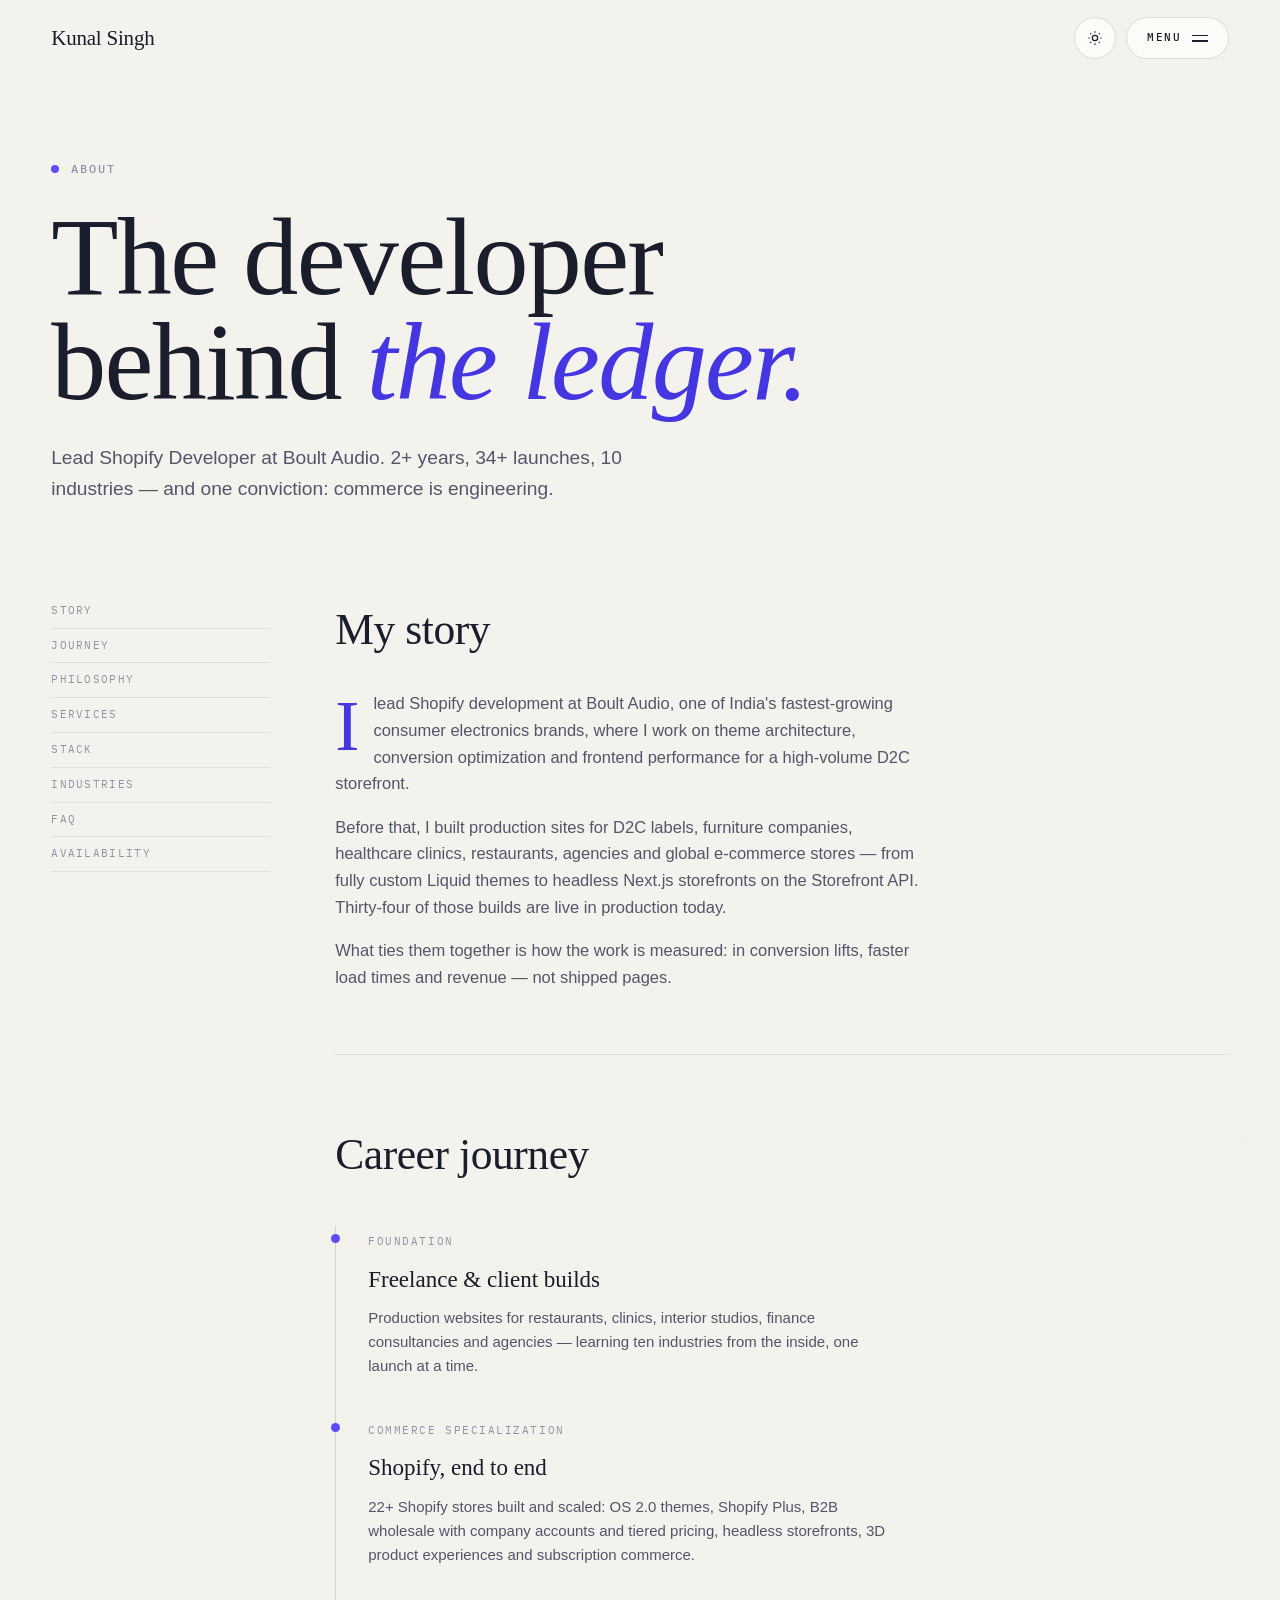
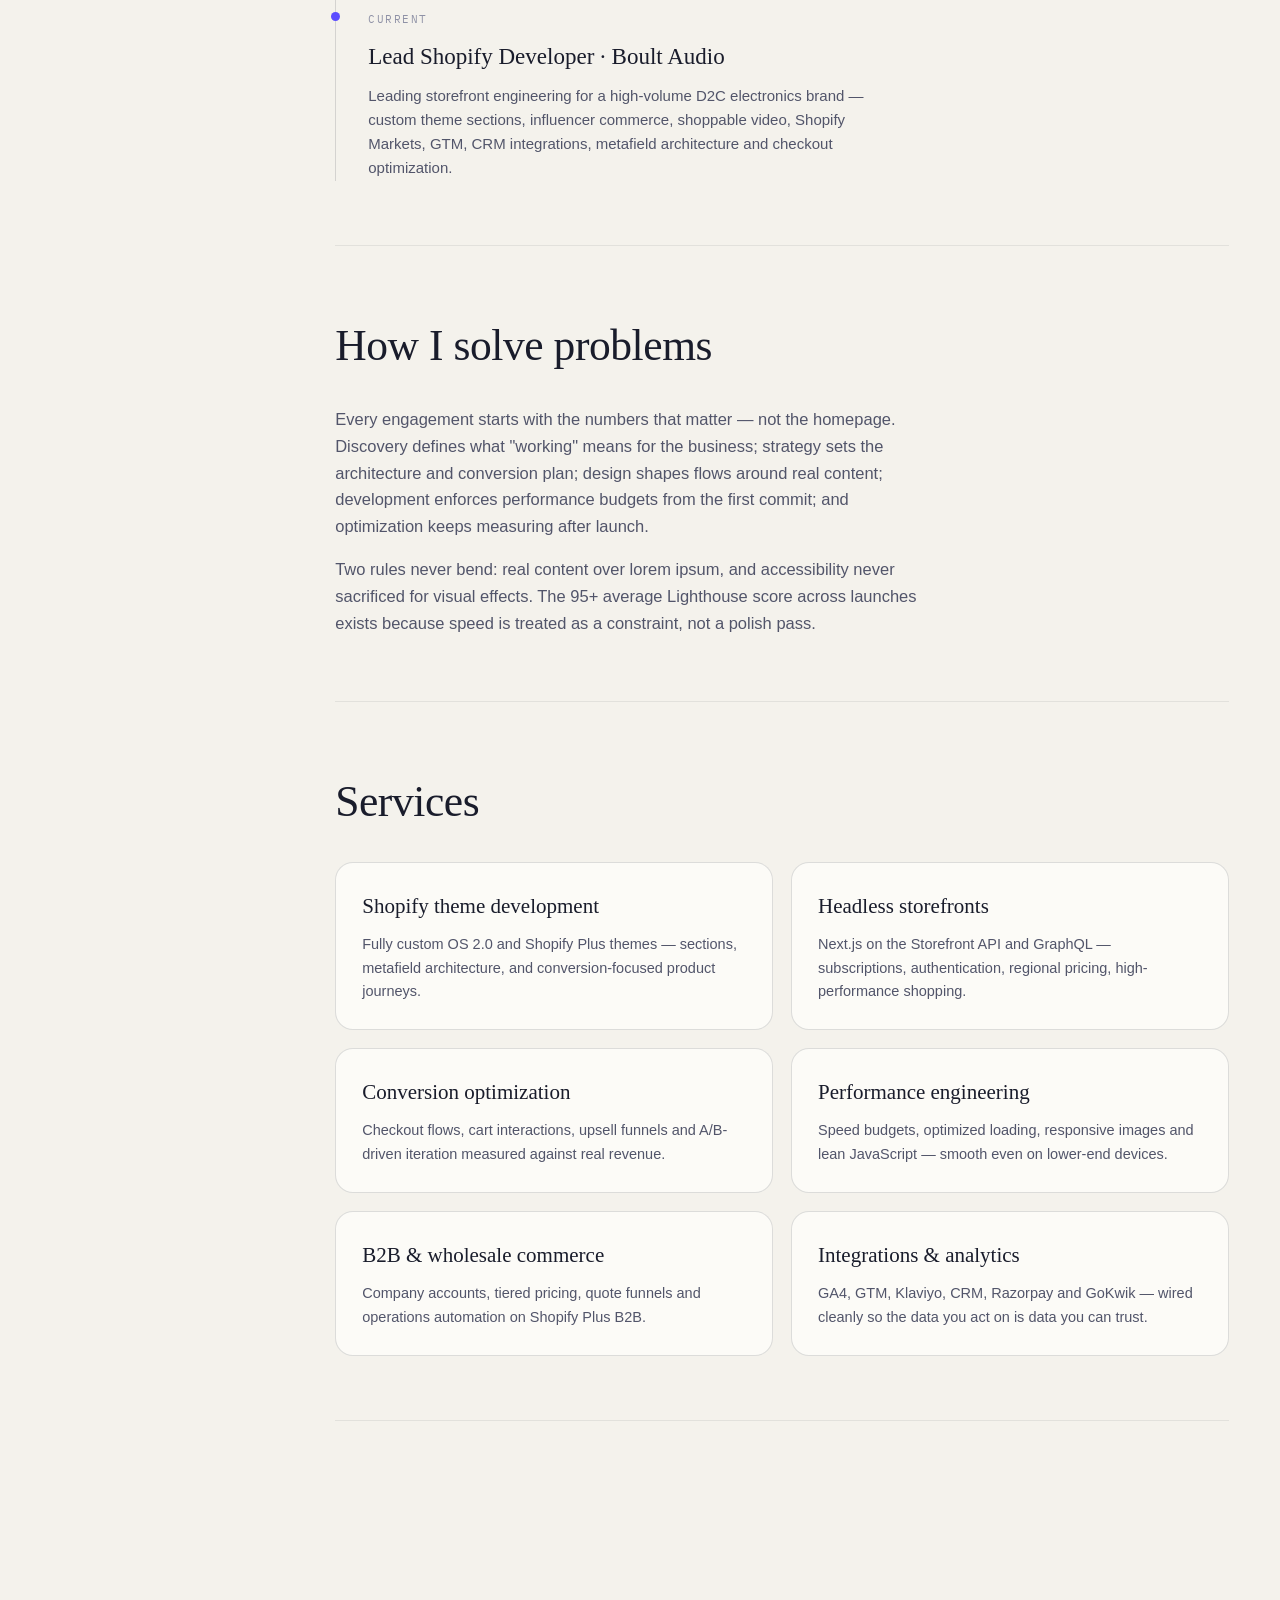
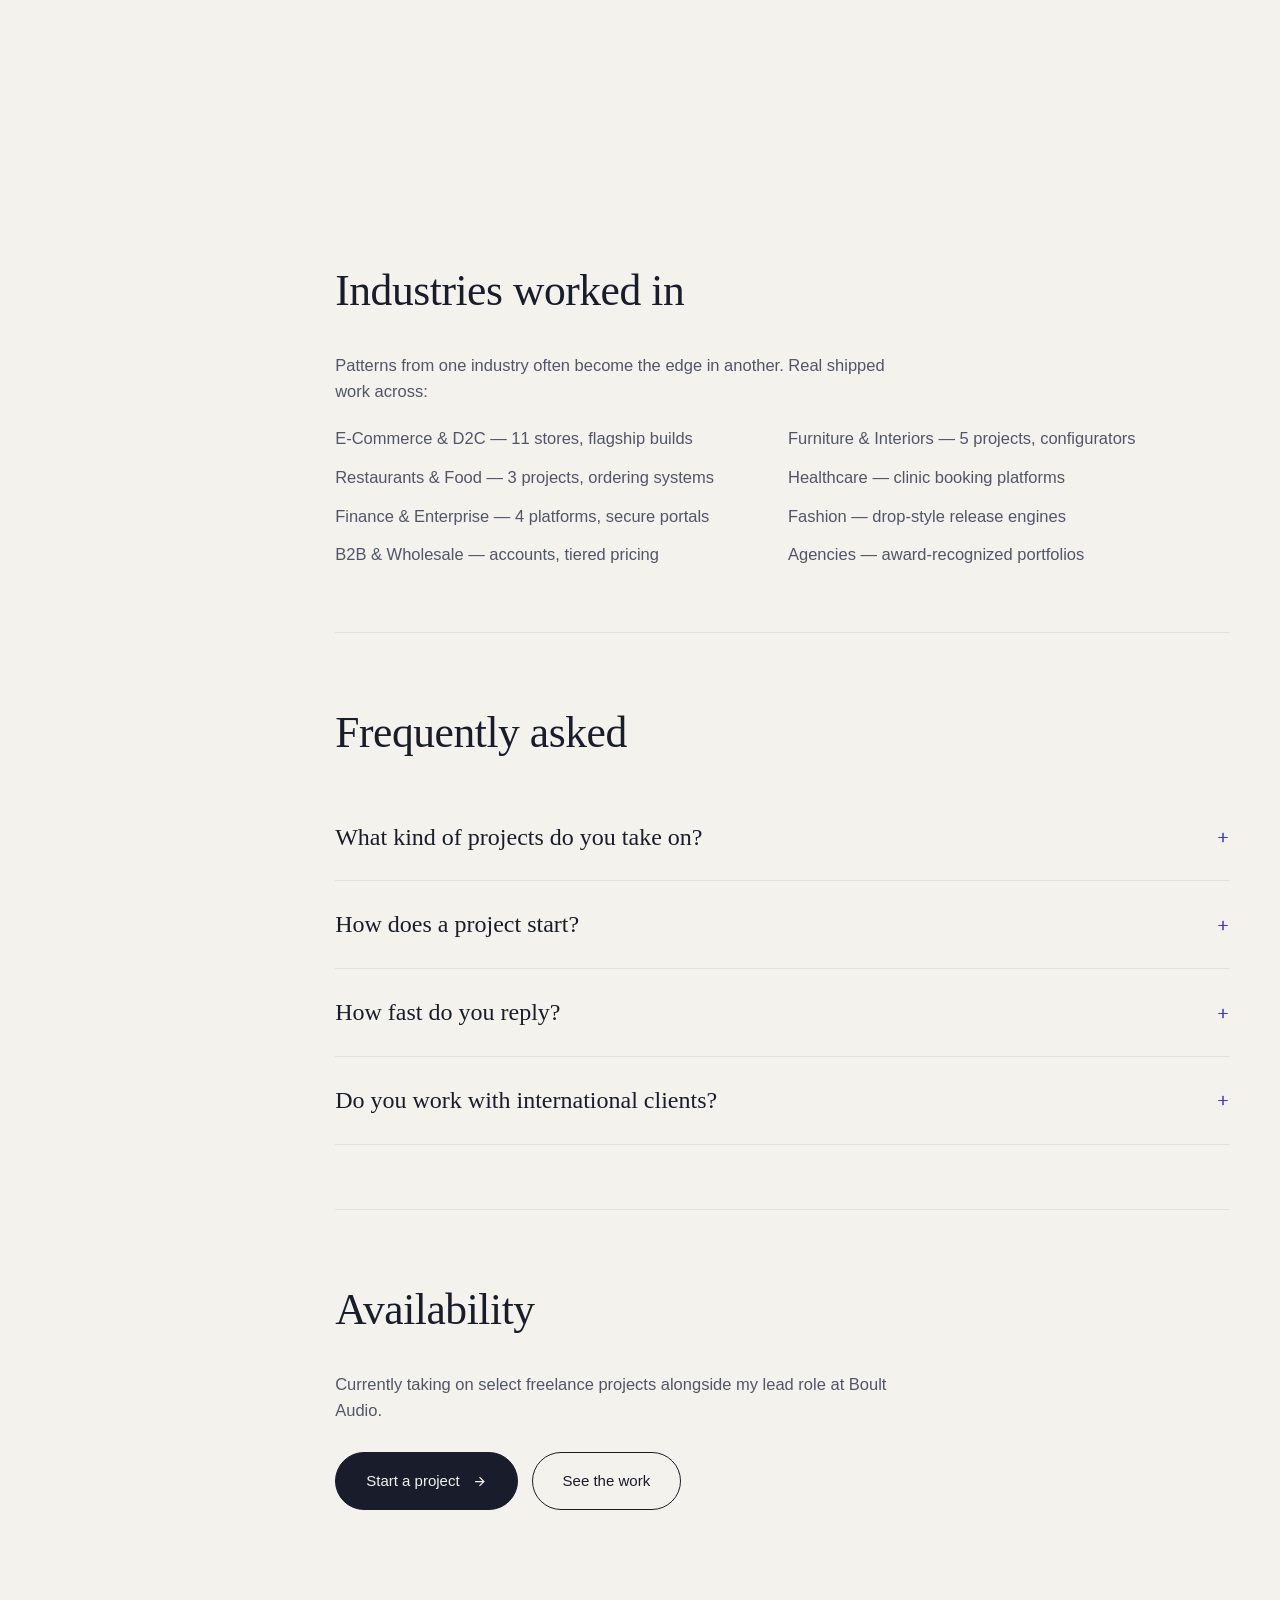
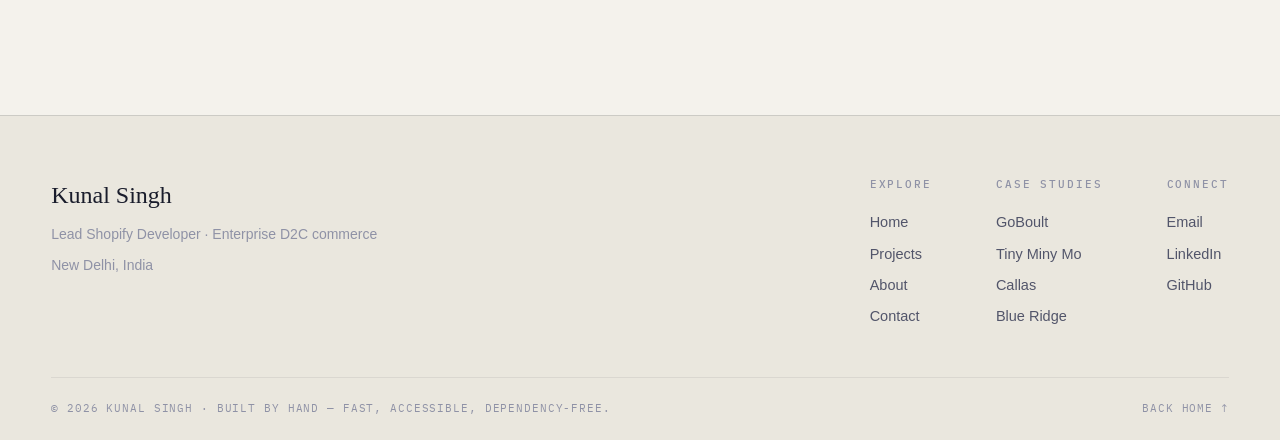
<file: kunal-portfolio/about.html>
<!DOCTYPE html>
<html lang="en">
<head>
<meta charset="UTF-8">
<meta name="viewport" content="width=device-width, initial-scale=1.0">
<title>About — Kunal Singh</title>
<link rel="icon" type="image/png" sizes="64x64" href="assets/favicon.png">
<meta name="description" content="The story, process and stack behind 34+ production launches. Kunal Singh — Lead Shopify Developer at Boult Audio, New Delhi.">
<link rel="preconnect" href="https://api.fontshare.com" crossorigin>
<link rel="preconnect" href="https://fonts.gstatic.com" crossorigin>
<link href="https://api.fontshare.com/v2/css?f[]=zodiak@400,401,700&f[]=general-sans@400,500,600&display=swap" rel="stylesheet">
<link href="https://fonts.googleapis.com/css2?family=IBM+Plex+Mono:wght@400;500&display=swap" rel="stylesheet">
<link rel="stylesheet" href="assets/style.css">
</head>
<body>

<header class="bar">
  <div class="bar-in">
    <a href="index.html" class="wordmark">Kunal Singh</a>
    <div class="bar-right">
      <button class="theme-btn" data-theme-toggle aria-label="Switch color theme">
        <svg width="16" height="16" viewBox="0 0 24 24" fill="none" stroke="currentColor" stroke-width="1.8"><circle cx="12" cy="12" r="4"/><path d="M12 2v2M12 20v2M4.9 4.9l1.4 1.4M17.7 17.7l1.4 1.4M2 12h2M20 12h2M4.9 19.1l1.4-1.4M17.7 6.3l1.4-1.4"/></svg>
      </button>
      <button class="menu-btn" data-menu aria-expanded="false" aria-controls="overlay">
        <span>Menu</span><span class="lines" aria-hidden="true"><b></b><b></b></span>
      </button>
    </div>
  </div>
</header>

<nav class="overlay" id="overlay" aria-label="Site">
  <div class="ov-in">
    <div class="ov-links">
      <a href="index.html"><sup>01</sup>Home</a>
      <a href="projects.html"><sup>02</sup>Projects</a>
      <a href="about.html"><sup>03</sup>About</a>
      <a href="contact.html"><sup>04</sup>Contact</a>
    </div>
    <div class="ov-side">
      <div><h5>Write</h5><a href="mailto:kunallsinghworks@gmail.com">kunallsinghworks@gmail.com</a></div>
      <div><h5>Elsewhere</h5><a href="https://www.linkedin.com/in/kunal2507/" target="_blank" rel="noopener">LinkedIn</a><a href="https://github.com" target="_blank" rel="noopener">GitHub</a></div>
      <div><h5>Status</h5><a href="contact.html">Available for select projects</a></div>
    </div>
  </div>
</nav>

<main>
  <header class="art-head">
    <div class="wrap">
      <span class="k">About</span>
      <h1 class="h-xl">The developer behind <em class="em">the ledger.</em></h1>
      <p class="lede">Lead Shopify Developer at Boult Audio. 2+ years, 34+ launches, 10 industries — and one conviction: commerce is engineering.</p>
    </div>
  </header>

  <div class="wrap article sect" style="padding-top:0">
    <aside aria-label="On this page">
      <a href="#story">Story</a>
      <a href="#journey">Journey</a>
      <a href="#philosophy">Philosophy</a>
      <a href="#services">Services</a>
      <a href="#stack">Stack</a>
      <a href="#industries">Industries</a>
      <a href="#faq">FAQ</a>
      <a href="#availability">Availability</a>
    </aside>

    <div class="article-body">
      <section id="story" class="rv">
        <h2>My story</h2>
        <p class="dropcap">I lead Shopify development at Boult Audio, one of India's fastest-growing consumer electronics brands, where I work on theme architecture, conversion optimization and frontend performance for a high-volume D2C storefront.</p>
        <p>Before that, I built production sites for D2C labels, furniture companies, healthcare clinics, restaurants, agencies and global e-commerce stores — from fully custom Liquid themes to headless Next.js storefronts on the Storefront API. Thirty-four of those builds are live in production today.</p>
        <p>What ties them together is how the work is measured: in conversion lifts, faster load times and revenue — not shipped pages.</p>
      </section>

      <section id="journey" class="rv">
        <h2>Career journey</h2>
        <div class="tline">
          <div class="tl">
            <em>Foundation</em>
            <h4>Freelance &amp; client builds</h4>
            <p>Production websites for restaurants, clinics, interior studios, finance consultancies and agencies — learning ten industries from the inside, one launch at a time.</p>
          </div>
          <div class="tl">
            <em>Commerce specialization</em>
            <h4>Shopify, end to end</h4>
            <p>22+ Shopify stores built and scaled: OS 2.0 themes, Shopify Plus, B2B wholesale with company accounts and tiered pricing, headless storefronts, 3D product experiences and subscription commerce.</p>
          </div>
          <div class="tl">
            <em>Current</em>
            <h4>Lead Shopify Developer · Boult Audio</h4>
            <p>Leading storefront engineering for a high-volume D2C electronics brand — custom theme sections, influencer commerce, shoppable video, Shopify Markets, GTM, CRM integrations, metafield architecture and checkout optimization.</p>
          </div>
        </div>
      </section>

      <section id="philosophy" class="rv">
        <h2>How I solve problems</h2>
        <p>Every engagement starts with the numbers that matter — not the homepage. Discovery defines what "working" means for the business; strategy sets the architecture and conversion plan; design shapes flows around real content; development enforces performance budgets from the first commit; and optimization keeps measuring after launch.</p>
        <p>Two rules never bend: real content over lorem ipsum, and accessibility never sacrificed for visual effects. The 95+ average Lighthouse score across launches exists because speed is treated as a constraint, not a polish pass.</p>
      </section>

      <section id="services" class="rv">
        <h2>Services</h2>
        <div class="svc">
          <div class="svc-card"><h4>Shopify theme development</h4><p>Fully custom OS 2.0 and Shopify Plus themes — sections, metafield architecture, and conversion-focused product journeys.</p></div>
          <div class="svc-card"><h4>Headless storefronts</h4><p>Next.js on the Storefront API and GraphQL — subscriptions, authentication, regional pricing, high-performance shopping.</p></div>
          <div class="svc-card"><h4>Conversion optimization</h4><p>Checkout flows, cart interactions, upsell funnels and A/B-driven iteration measured against real revenue.</p></div>
          <div class="svc-card"><h4>Performance engineering</h4><p>Speed budgets, optimized loading, responsive images and lean JavaScript — smooth even on lower-end devices.</p></div>
          <div class="svc-card"><h4>B2B &amp; wholesale commerce</h4><p>Company accounts, tiered pricing, quote funnels and operations automation on Shopify Plus B2B.</p></div>
          <div class="svc-card"><h4>Integrations &amp; analytics</h4><p>GA4, GTM, Klaviyo, CRM, Razorpay and GoKwik — wired cleanly so the data you act on is data you can trust.</p></div>
        </div>
      </section>

      <section id="stack" class="rv">
        <h2>Tools I work with daily</h2>
        <div class="chips">
          <span>Shopify</span><span>Liquid</span><span>JavaScript</span><span>TypeScript</span><span>React</span><span>Next.js</span><span>Node.js</span><span>GraphQL</span><span>GA4</span><span>Klaviyo</span><span>Google Tag Manager</span><span>Razorpay</span><span>GoKwik</span><span>Figma</span><span>Git &amp; GitHub</span><span>Netlify</span><span>PageSpeed Insights</span>
        </div>
      </section>

      <section id="industries" class="rv">
        <h2>Industries worked in</h2>
        <p>Patterns from one industry often become the edge in another. Real shipped work across:</p>
        <ul style="margin-top:20px;display:grid;grid-template-columns:1fr 1fr;gap:12px">
          <li style="color:var(--ink-2)">E-Commerce &amp; D2C — 11 stores, flagship builds</li>
          <li style="color:var(--ink-2)">Furniture &amp; Interiors — 5 projects, configurators</li>
          <li style="color:var(--ink-2)">Restaurants &amp; Food — 3 projects, ordering systems</li>
          <li style="color:var(--ink-2)">Healthcare — clinic booking platforms</li>
          <li style="color:var(--ink-2)">Finance &amp; Enterprise — 4 platforms, secure portals</li>
          <li style="color:var(--ink-2)">Fashion — drop-style release engines</li>
          <li style="color:var(--ink-2)">B2B &amp; Wholesale — accounts, tiered pricing</li>
          <li style="color:var(--ink-2)">Agencies — award-recognized portfolios</li>
        </ul>
      </section>

      <section id="faq" class="rv faq">
        <h2>Frequently asked</h2>
        <details>
          <summary>What kind of projects do you take on?</summary>
          <p>Flagship Shopify builds, headless migrations, B2B commerce, and stores that need to convert better. If it involves commerce and measurable outcomes, it's a fit.</p>
        </details>
        <details>
          <summary>How does a project start?</summary>
          <p>With discovery — understanding the brand, the customers, and the numbers that matter before anything is designed or built. From there: strategy, design, development, optimization.</p>
        </details>
        <details>
          <summary>How fast do you reply?</summary>
          <p>Within 24 hours, usually much faster.</p>
        </details>
        <details>
          <summary>Do you work with international clients?</summary>
          <p>Yes — shipped work includes US-based B2B commerce and cross-border wholesale operations, alongside Indian D2C brands.</p>
        </details>
      </section>

      <section id="availability" class="rv">
        <h2>Availability</h2>
        <p>Currently taking on select freelance projects alongside my lead role at Boult Audio.</p>
        <div class="cta-row" style="justify-content:flex-start;margin-top:28px">
          <a class="btn fill" href="contact.html">Start a project
            <svg width="15" height="15" viewBox="0 0 24 24" fill="none" stroke="currentColor" stroke-width="2"><line x1="5" y1="12" x2="19" y2="12"/><polyline points="12 5 19 12 12 19"/></svg>
          </a>
          <a class="btn" href="projects.html">See the work</a>
        </div>
      </section>
    </div>
  </div>
</main>

<footer class="foot">
  <div class="wrap">
    <div class="foot-grid">
      <div class="foot-id">
        <b>Kunal Singh</b>
        <span>Lead Shopify Developer · Enterprise D2C commerce</span>
        <span>New Delhi, India</span>
      </div>
      <div class="foot-cols">
        <div><h5>Explore</h5><a href="index.html">Home</a><a href="projects.html">Projects</a><a href="about.html">About</a><a href="contact.html">Contact</a></div>
        <div><h5>Case studies</h5><a href="work/goboult.html">GoBoult</a><a href="work/tiny-miny-mo.html">Tiny Miny Mo</a><a href="work/callas.html">Callas</a><a href="work/blue-ridge.html">Blue Ridge</a></div>
        <div><h5>Connect</h5><a href="mailto:kunallsinghworks@gmail.com">Email</a><a href="https://www.linkedin.com/in/kunal2507/" target="_blank" rel="noopener">LinkedIn</a><a href="https://github.com" target="_blank" rel="noopener">GitHub</a></div>
      </div>
    </div>
    <div class="foot-base">
      <span>© <span data-year>2026</span> Kunal Singh · Built by hand — fast, accessible, dependency-free.</span>
      <a href="index.html">Back home ↑</a>
    </div>
  </div>
</footer>

<script src="assets/app.js" defer></script>
</body>
</html>
</file>
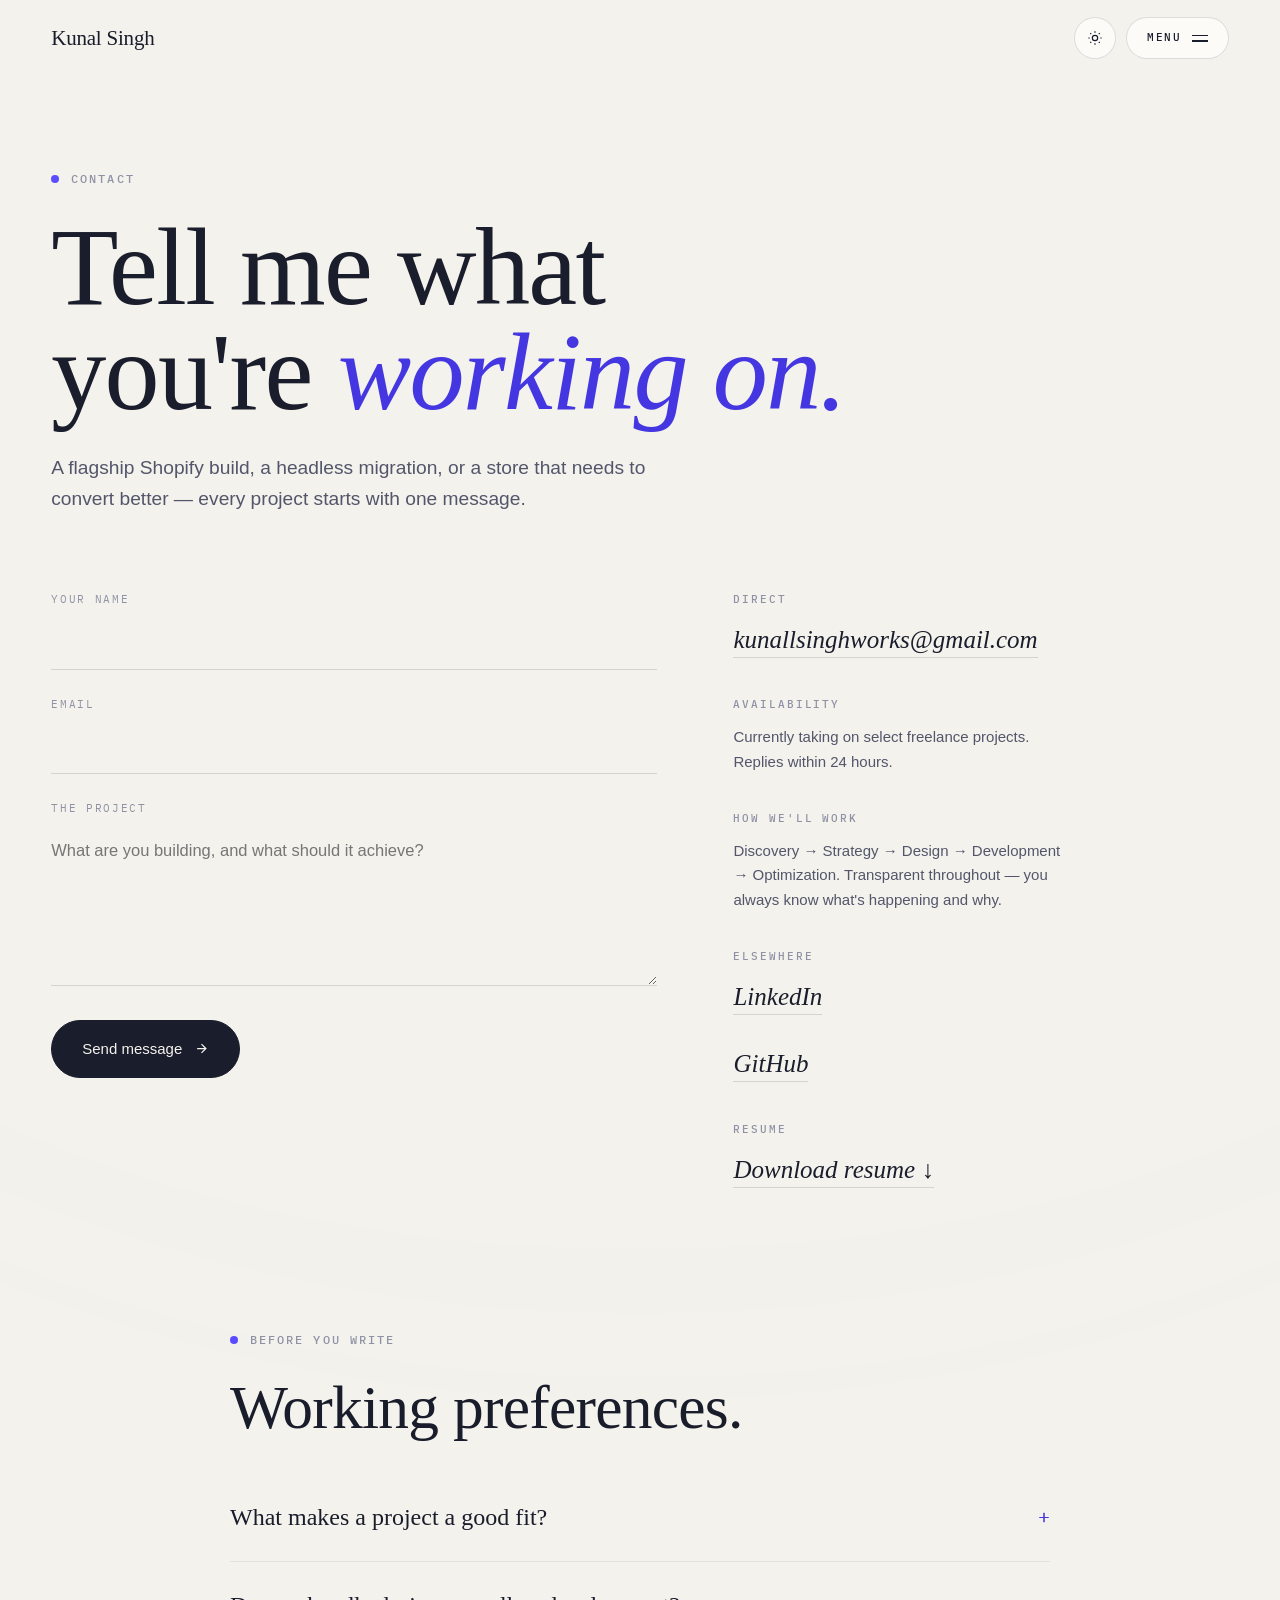
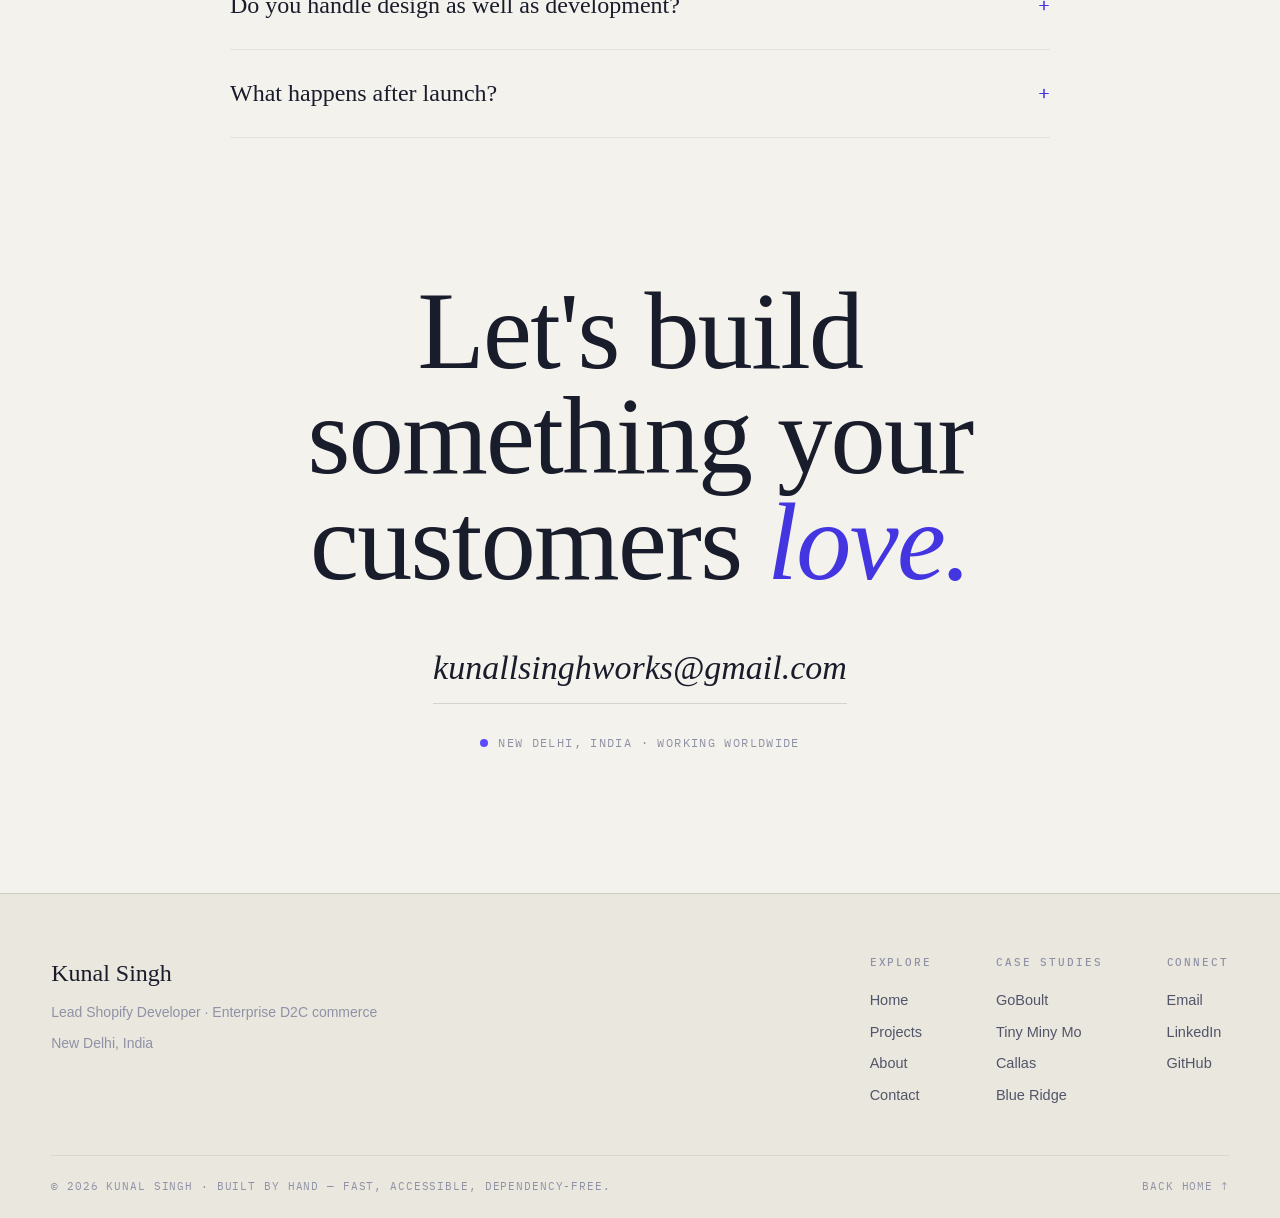
<file: kunal-portfolio/contact.html>
<!DOCTYPE html>
<html lang="en">
<head>
<meta charset="UTF-8">
<meta name="viewport" content="width=device-width, initial-scale=1.0">
<title>Contact — Kunal Singh</title>
<link rel="icon" type="image/png" sizes="64x64" href="assets/favicon.png">
<meta name="description" content="Start a project with Kunal Singh — flagship Shopify builds, headless migrations, and stores that need to convert better. Replies within 24 hours.">
<link rel="preconnect" href="https://api.fontshare.com" crossorigin>
<link rel="preconnect" href="https://fonts.gstatic.com" crossorigin>
<link href="https://api.fontshare.com/v2/css?f[]=zodiak@400,401,700&f[]=general-sans@400,500,600&display=swap" rel="stylesheet">
<link href="https://fonts.googleapis.com/css2?family=IBM+Plex+Mono:wght@400;500&display=swap" rel="stylesheet">
<link rel="stylesheet" href="assets/style.css">
</head>
<body>

<header class="bar">
  <div class="bar-in">
    <a href="index.html" class="wordmark">Kunal Singh</a>
    <div class="bar-right">
      <button class="theme-btn" data-theme-toggle aria-label="Switch color theme">
        <svg width="16" height="16" viewBox="0 0 24 24" fill="none" stroke="currentColor" stroke-width="1.8"><circle cx="12" cy="12" r="4"/><path d="M12 2v2M12 20v2M4.9 4.9l1.4 1.4M17.7 17.7l1.4 1.4M2 12h2M20 12h2M4.9 19.1l1.4-1.4M17.7 6.3l1.4-1.4"/></svg>
      </button>
      <button class="menu-btn" data-menu aria-expanded="false" aria-controls="overlay">
        <span>Menu</span><span class="lines" aria-hidden="true"><b></b><b></b></span>
      </button>
    </div>
  </div>
</header>

<nav class="overlay" id="overlay" aria-label="Site">
  <div class="ov-in">
    <div class="ov-links">
      <a href="index.html"><sup>01</sup>Home</a>
      <a href="projects.html"><sup>02</sup>Projects</a>
      <a href="about.html"><sup>03</sup>About</a>
      <a href="contact.html"><sup>04</sup>Contact</a>
    </div>
    <div class="ov-side">
      <div><h5>Write</h5><a href="mailto:kunallsinghworks@gmail.com">kunallsinghworks@gmail.com</a></div>
      <div><h5>Elsewhere</h5><a href="https://www.linkedin.com/in/kunal2507/" target="_blank" rel="noopener">LinkedIn</a><a href="https://github.com" target="_blank" rel="noopener">GitHub</a></div>
      <div><h5>Status</h5><a href="contact.html">Available for select projects</a></div>
    </div>
  </div>
</nav>

<main>
  <section class="c-hero">
    <div class="wrap">
      <span class="k">Contact</span>
      <h1 class="h-xl">Tell me what you're <em class="em">working on.</em></h1>
      <p class="lede">A flagship Shopify build, a headless migration, or a store that needs to convert better — every project starts with one message.</p>

      <div class="c-grid">
        <form class="form rv" id="cform" action="mailto:kunallsinghworks@gmail.com" method="post" enctype="text/plain">
          <div class="field">
            <label for="f-name">Your name</label>
            <input id="f-name" name="name" type="text" autocomplete="name" required>
          </div>
          <div class="field">
            <label for="f-email">Email</label>
            <input id="f-email" name="email" type="email" autocomplete="email" required>
          </div>
          <div class="field">
            <label for="f-msg">The project</label>
            <textarea id="f-msg" name="message" rows="5" placeholder="What are you building, and what should it achieve?" required></textarea>
          </div>
          <button class="btn fill" type="submit" style="width:fit-content">Send message
            <svg width="15" height="15" viewBox="0 0 24 24" fill="none" stroke="currentColor" stroke-width="2"><line x1="5" y1="12" x2="19" y2="12"/><polyline points="12 5 19 12 12 19"/></svg>
          </button>
        </form>

        <div class="c-side rv">
          <div class="c-block">
            <h5>Direct</h5>
            <a class="big" href="mailto:kunallsinghworks@gmail.com">kunallsinghworks@gmail.com</a>
          </div>
          <div class="c-block">
            <h5>Availability</h5>
            <p>Currently taking on select freelance projects. Replies within 24 hours.</p>
          </div>
          <div class="c-block">
            <h5>How we'll work</h5>
            <p>Discovery → Strategy → Design → Development → Optimization. Transparent throughout — you always know what's happening and why.</p>
          </div>
          <div class="c-block">
            <h5>Elsewhere</h5>
            <a class="big" href="https://www.linkedin.com/in/kunal2507/" target="_blank" rel="noopener">LinkedIn</a><br><br>
            <a class="big" href="https://github.com" target="_blank" rel="noopener">GitHub</a>
          </div>
          <div class="c-block">
            <h5>Resume</h5>
            <a class="big" href="#" download>Download resume ↓</a>
          </div>
        </div>
      </div>
    </div>
  </section>

  <section class="sect faq" style="padding-top:var(--sect)">
    <div class="wrap" style="max-width:820px">
      <span class="k">Before you write</span>
      <h2 class="h-lg">Working preferences.</h2>
      <div style="margin-top:36px">
        <details>
          <summary>What makes a project a good fit?</summary>
          <p>Commerce with a measurable goal — a launch, a migration, a conversion target. The clearer the number, the better the build.</p>
        </details>
        <details>
          <summary>Do you handle design as well as development?</summary>
          <p>Yes — layouts and flows are shaped around your real content and catalog, then built as production-quality code with performance budgets enforced.</p>
        </details>
        <details>
          <summary>What happens after launch?</summary>
          <p>Optimization. Measure, test and iterate — speed and conversion keep improving after day one.</p>
        </details>
      </div>
    </div>
  </section>

  <section class="sect cta" style="padding-top:0">
    <div class="wrap cta">
      <h2 class="h-xl rv">Let's build something your customers <em class="em">love.</em></h2>
      <a class="cta-mail rv" href="mailto:kunallsinghworks@gmail.com">kunallsinghworks@gmail.com</a>
      <div class="cta-note rv"><span class="pulse"></span>New Delhi, India · Working worldwide</div>
    </div>
  </section>
</main>

<footer class="foot">
  <div class="wrap">
    <div class="foot-grid">
      <div class="foot-id">
        <b>Kunal Singh</b>
        <span>Lead Shopify Developer · Enterprise D2C commerce</span>
        <span>New Delhi, India</span>
      </div>
      <div class="foot-cols">
        <div><h5>Explore</h5><a href="index.html">Home</a><a href="projects.html">Projects</a><a href="about.html">About</a><a href="contact.html">Contact</a></div>
        <div><h5>Case studies</h5><a href="work/goboult.html">GoBoult</a><a href="work/tiny-miny-mo.html">Tiny Miny Mo</a><a href="work/callas.html">Callas</a><a href="work/blue-ridge.html">Blue Ridge</a></div>
        <div><h5>Connect</h5><a href="mailto:kunallsinghworks@gmail.com">Email</a><a href="https://www.linkedin.com/in/kunal2507/" target="_blank" rel="noopener">LinkedIn</a><a href="https://github.com" target="_blank" rel="noopener">GitHub</a></div>
      </div>
    </div>
    <div class="foot-base">
      <span>© <span data-year>2026</span> Kunal Singh · Built by hand — fast, accessible, dependency-free.</span>
      <a href="index.html">Back home ↑</a>
    </div>
  </div>
</footer>

<script src="assets/app.js" defer></script>
</body>
</html>
</file>
<file: kunal-portfolio/assets/style.css>
/* ==============================================================
   KUNAL SINGH — COMMERCE ATELIER
   Design system: porcelain paper · spruce ink · emerald accent
   Type: Zodiak (display) · General Sans (body) · IBM Plex Mono (data)
   ============================================================== */

:root{
  --paper:#F4F2EC;
  --paper-2:#EAE7DE;
  --card:#FCFBF7;
  --ink:#191C2B;
  --ink-2:#52556A;
  --ink-3:#8F92A6;
  --line:rgba(25,28,43,.14);
  --line-soft:rgba(25,28,43,.08);
  --accent:#5B4DFF;
  --accent-ink:#4335E0;
  --accent-wash:#E7E4FB;
  --live:#5B4DFF;
  --serif:'Zodiak',Georgia,serif;
  --sans:'General Sans',-apple-system,'Segoe UI',sans-serif;
  --mono:'IBM Plex Mono','SF Mono',monospace;
  --ease:cubic-bezier(.19,1,.22,1);
  --w:min(1240px,calc(100% - clamp(40px,8vw,128px)));
  --sect:clamp(88px,11vw,168px);
  --r:22px;
}
html[data-theme="dark"]{
  --paper:#0D0E16;
  --paper-2:#111320;
  --card:#171927;
  --ink:#EDEBE4;
  --ink-2:#9A9DB2;
  --ink-3:#6B6E85;
  --line:rgba(237,235,228,.16);
  --line-soft:rgba(237,235,228,.08);
  --accent:#8B7BFF;
  --accent-ink:#A99DFF;
  --accent-wash:#1B1D33;
}

/* ---------- base ---------- */
*,*::before,*::after{box-sizing:border-box;margin:0;padding:0}
html{scroll-behavior:smooth}
body{
  background:var(--paper);color:var(--ink);
  font-family:var(--sans);font-size:16.5px;line-height:1.62;
  -webkit-font-smoothing:antialiased;overflow-x:hidden;
  transition:background .5s,color .5s;
}

/* ---- ambient aura ---- */
body::before,
body::after{
  content:"";
  position:fixed;
  z-index:-1;
  border-radius:50%;
  filter:blur(90px);
  pointer-events:none;
  will-change:transform;
  animation:aura-drift 26s ease-in-out infinite alternate;
}
body::before{
  width:52vmax;height:52vmax;
  top:-22vmax;right:-16vmax;
  background:radial-gradient(circle at 35% 35%, var(--acc), transparent 62%);
  opacity:.10;
}

[data-theme="dark"] body::before{opacity:.16}
[data-theme="dark"] body::after{opacity:.11}

@keyframes aura-drift{
  from{transform:translate3d(0,0,0) scale(1)}
  to  {transform:translate3d(-6vmax,4vmax,0) scale(1.08)}
}

@media (prefers-reduced-motion: reduce){
  body::before, body::after{animation:none}
}
img{display:block;max-width:100%}
a{color:inherit;text-decoration:none}
button{font:inherit;color:inherit;background:none;border:0;cursor:pointer}
ul{list-style:none}
::selection{background:var(--accent);color:var(--paper)}
:focus-visible{outline:2px solid var(--accent);outline-offset:4px;border-radius:2px}

.wrap{width:var(--w);margin-inline:auto}
.sect{padding-block:var(--sect)}

/* grain — a whisper of paper texture */
body::after{
  content:"";position:fixed;inset:-50%;pointer-events:none;z-index:1;
  background-image:url("data:image/svg+xml,%3Csvg xmlns='http://www.w3.org/2000/svg' width='140' height='140'%3E%3Cfilter id='n'%3E%3CfeTurbulence type='fractalNoise' baseFrequency='.9' numOctaves='2'/%3E%3C/filter%3E%3Crect width='100%25' height='100%25' filter='url(%23n)' opacity='.04'/%3E%3C/svg%3E");
  opacity:.55;
}
html[data-theme="dark"] body::after{opacity:.4}

/* ---------- type roles ---------- */
.k{ /* kicker: mono data label */
  font-family:var(--mono);font-size:11.5px;font-weight:500;
  letter-spacing:.18em;text-transform:uppercase;color:var(--ink-3);
  display:flex;align-items:center;gap:12px;margin-bottom:26px;
}
.k::before{content:"";width:8px;height:8px;background:var(--accent);border-radius:50%;flex:none}
.h-xl{
  font-family:var(--serif);font-weight:400;
  font-size:clamp(46px,8.6vw,114px);line-height:.96;letter-spacing:-.015em;
  text-wrap:balance;
}
.h-lg{
  font-family:var(--serif);font-weight:400;
  font-size:clamp(34px,4.8vw,64px);line-height:1.02;letter-spacing:-.012em;
  max-width:17ch;text-wrap:balance;
}
.h-md{font-family:var(--serif);font-weight:400;font-size:clamp(24px,2.6vw,34px);line-height:1.12;letter-spacing:-.01em}
.em{font-style:italic;color:var(--accent-ink)}
.lede{font-size:clamp(17px,1.5vw,19.5px);color:var(--ink-2);max-width:56ch;margin-top:26px}
.mono{font-family:var(--mono);font-size:12px;letter-spacing:.08em;text-transform:uppercase}

/* ---------- reveal ---------- */
.rv{opacity:0;transform:translateY(26px);transition:opacity 1s var(--ease),transform 1s var(--ease)}
.rv.in{opacity:1;transform:none}
@media (prefers-reduced-motion:reduce){
  html{scroll-behavior:auto}
  *,*::before,*::after{animation:none!important;transition:none!important}
  .rv{opacity:1!important;transform:none!important}
  .hero h1 .ln span{transform:none!important}
  .float-prev{display:none!important}
}

/* ---------- top bar + overlay nav ---------- */
.bar{
  position:fixed;top:0;left:0;right:0;z-index:80;height:76px;
  display:flex;align-items:center;
  transition:transform .5s var(--ease);
}
.bar.hide{transform:translateY(-100%)}
.bar-in{width:var(--w);margin-inline:auto;display:flex;align-items:center;justify-content:space-between}
.wordmark{font-family:var(--serif);font-size:21px;letter-spacing:-.01em;position:relative;z-index:95}
.wordmark i{font-style:italic;color:var(--accent-ink)}
.bar-right{display:flex;align-items:center;gap:10px;position:relative;z-index:95}
.theme-btn{
  width:42px;height:42px;border-radius:50%;border:1px solid var(--line);
  display:grid;place-items:center;background:var(--card);
  transition:transform .4s var(--ease),border-color .3s;
}
.theme-btn:hover{transform:rotate(40deg);border-color:var(--accent)}
.menu-btn{
  height:42px;padding:0 20px;border-radius:99px;border:1px solid var(--line);
  background:var(--card);display:flex;align-items:center;gap:10px;
  font-family:var(--mono);font-size:11px;letter-spacing:.16em;text-transform:uppercase;font-weight:500;
  transition:background .3s,color .3s,border-color .3s;
}
.menu-btn:hover{background:var(--ink);color:var(--paper);border-color:var(--ink)}
.menu-btn .lines{display:flex;flex-direction:column;gap:4px}
.menu-btn .lines b{width:16px;height:1.5px;background:currentColor;transition:transform .4s var(--ease),width .4s var(--ease)}
body.nav-open .menu-btn .lines b:first-child{transform:translateY(2.75px) rotate(45deg)}
body.nav-open .menu-btn .lines b:last-child{transform:translateY(-2.75px) rotate(-45deg)}

.overlay{
  position:fixed;inset:0;z-index:90;background:var(--paper-2);
  clip-path:inset(0 0 100% 0);visibility:hidden;
  transition:clip-path .8s var(--ease),visibility 0s .8s;
  display:flex;align-items:center;overflow-y:auto;
}
body.nav-open .overlay{clip-path:inset(0 0 0 0);visibility:visible;transition:clip-path .8s var(--ease)}
body.nav-open{overflow:hidden}
.ov-in{width:var(--w);margin-inline:auto;display:grid;grid-template-columns:1.4fr 1fr;gap:60px;align-items:end;padding-block:120px 70px}
.ov-links{display:flex;flex-direction:column;gap:6px}
.ov-links a{
  font-family:var(--serif);font-size:clamp(40px,7vw,76px);line-height:1.08;letter-spacing:-.015em;
  display:flex;align-items:baseline;gap:22px;width:fit-content;
  opacity:0;transform:translateY(34px);transition:opacity .7s var(--ease),transform .7s var(--ease),color .3s;
}
.ov-links a sup{font-family:var(--mono);font-size:12px;letter-spacing:.1em;color:var(--ink-3)}
.ov-links a:hover{color:var(--accent-ink);font-style:italic}
body.nav-open .ov-links a{opacity:1;transform:none}
body.nav-open .ov-links a:nth-child(1){transition-delay:.18s}
body.nav-open .ov-links a:nth-child(2){transition-delay:.26s}
body.nav-open .ov-links a:nth-child(3){transition-delay:.34s}
body.nav-open .ov-links a:nth-child(4){transition-delay:.42s}
.ov-side{display:flex;flex-direction:column;gap:28px;opacity:0;transform:translateY(20px);transition:opacity .7s var(--ease) .5s,transform .7s var(--ease) .5s}
body.nav-open .ov-side{opacity:1;transform:none}
.ov-side h5{font-family:var(--mono);font-size:11px;letter-spacing:.18em;text-transform:uppercase;color:var(--ink-3);font-weight:500;margin-bottom:10px}
.ov-side a{display:block;padding:4px 0;color:var(--ink-2);transition:color .25s}
.ov-side a:hover{color:var(--ink)}
@media(max-width:860px){.ov-in{grid-template-columns:1fr;align-items:start;gap:44px;padding-top:110px}}

/* ---------- buttons ---------- */
.btn{
  display:inline-flex;align-items:center;gap:12px;
  font-weight:500;font-size:15px;
  padding:16px 30px;border-radius:99px;border:1px solid var(--ink);
  position:relative;overflow:hidden;isolation:isolate;
  transition:color .35s var(--ease);
}
.btn::before{
  content:"";position:absolute;inset:0;z-index:-1;background:var(--ink);
  transform:translateY(101%);transition:transform .5s var(--ease);border-radius:inherit;
}
.btn:hover{color:var(--paper)}
.btn:hover::before{transform:none}
.btn.fill{background:var(--ink);color:var(--paper)}
.btn.fill::before{background:var(--accent)}
.btn svg{transition:transform .4s var(--ease)}
.btn:hover svg{transform:translateX(4px)}

/* ---------- hero ---------- */
.hero{min-height:100svh;display:flex;flex-direction:column;justify-content:center;padding-top:120px;padding-bottom:60px;position:relative}
.hero-status{
  display:inline-flex;align-items:center;gap:10px;width:fit-content;
  font-family:var(--mono);font-size:11.5px;letter-spacing:.16em;text-transform:uppercase;font-weight:500;
  color:var(--ink-2);border:1px solid var(--line);border-radius:99px;padding:10px 18px;margin-bottom:44px;
  background:var(--card);
}
.pulse{width:8px;height:8px;border-radius:50%;background:var(--live);animation:pulse 2.2s infinite}
@keyframes pulse{0%{box-shadow:0 0 0 0 rgba(14,124,82,.45)}70%{box-shadow:0 0 0 10px rgba(14,124,82,0)}100%{box-shadow:0 0 0 0 rgba(14,124,82,0)}}
.hero h1 .ln{display:block;overflow:hidden}
.hero h1 .ln span{display:block;transform:translateY(110%); padding-bottom: 15px;animation:rise 1.1s var(--ease) forwards}
.hero h1 .ln:nth-child(2) span{animation-delay:.1s}
.hero h1 .ln:nth-child(3) span{animation-delay:.2s}
@keyframes rise{to{transform:none}}
.hero-foot{
  display:flex;flex-wrap:wrap;align-items:flex-end;justify-content:space-between;
  gap:36px;margin-top:64px;
}
.hero-meta{display:flex;flex-direction:column;gap:8px;font-family:var(--mono);font-size:12px;letter-spacing:.1em;text-transform:uppercase;color:var(--ink-3)}
.hero-meta b{color:var(--ink-2);font-weight:500}
.hero-cta{display:flex;flex-wrap:wrap;gap:14px}

.scroll-cue::after{content:"";width:1px;height:44px;background:linear-gradient(var(--ink-3),transparent);animation:drip 2.2s var(--ease) infinite}
@keyframes drip{0%{transform:scaleY(0);transform-origin:top}55%{transform:scaleY(1);transform-origin:top}56%{transform-origin:bottom}100%{transform:scaleY(0);transform-origin:bottom}}
@media(max-width:640px){.scroll-cue{display:none}}

/* ---------- identity strip ---------- */
.identity{border-block:1px solid var(--line-soft);background:var(--paper-2)}
.identity .wrap{display:grid;grid-template-columns:1fr 1.2fr;gap:clamp(36px,6vw,100px);align-items:start}
.identity p{font-family:var(--serif);font-size:clamp(21px,2.3vw,30px);line-height:1.42;letter-spacing:-.005em}
.identity p+p{margin-top:1.1em}
@media(max-width:860px){.identity .wrap{grid-template-columns:1fr}}

/* ---------- ledger (signature) ---------- */
.ledger{counter-reset:row}
.ledger-head{display:flex;align-items:flex-end;justify-content:space-between;gap:24px;flex-wrap:wrap;margin-bottom:56px}
.ledger-rows{border-top:1px solid var(--line)}
.lrow{
  display:grid;grid-template-columns:70px 1.5fr 1fr 1fr auto;gap:24px;align-items:center;
  padding:30px 6px;border-bottom:1px solid var(--line);position:relative;
  transition:padding .45s var(--ease);
}
a.lrow:hover{padding-left:22px}
.lrow::before{
  counter-increment:row;content:"L·" counter(row,decimal-leading-zero);
  font-family:var(--mono);font-size:12px;letter-spacing:.1em;color:var(--ink-3);
}
.lrow h3{font-family:var(--serif);font-weight:400;font-size:clamp(22px,2.6vw,34px);letter-spacing:-.01em;transition:font-style .1s}
a.lrow:hover h3{font-style:italic;color:var(--accent-ink)}
.lrow .ind{font-family:var(--mono);font-size:11.5px;letter-spacing:.12em;text-transform:uppercase;color:var(--ink-3)}
.lrow .res{font-size:14px;color:var(--ink-2)}
.lrow .res b{display:block;font-family:var(--mono);font-size:10px;letter-spacing:.16em;text-transform:uppercase;color:var(--accent-ink);margin-bottom:4px;font-weight:500}
.lrow .go{width:44px;height:44px;border:1px solid var(--line);border-radius:50%;display:grid;place-items:center;transition:background .35s,color .35s,transform .45s var(--ease)}
a.lrow:hover .go{background:var(--ink);color:var(--paper);transform:rotate(45deg)}
@media(max-width:900px){
  .lrow{grid-template-columns:54px 1fr auto;grid-template-areas:"n t g" "n m g";row-gap:6px}
  .lrow h3{grid-area:t}.lrow .ind{grid-area:m}.lrow .res{display:none}.lrow .go{grid-area:g}
}

/* floating preview that follows cursor over ledger rows */
.float-prev{
  position:fixed;z-index:60;width:min(340px,30vw);aspect-ratio:16/10;border-radius:14px;
  overflow:hidden;pointer-events:none;opacity:0;transform:scale(.9) rotate(-2deg);
  transition:opacity .35s var(--ease),transform .5s var(--ease);
  box-shadow:0 30px 60px -18px rgba(21,34,29,.35);border:1px solid var(--line);
  background:var(--paper-2);
}
.float-prev img{width:100%;height:100%;object-fit:cover}
.float-prev.on{opacity:1;transform:scale(1) rotate(0)}
@media(hover:none),(max-width:900px){.float-prev{display:none}}

/* ---------- case features (home) ---------- */
.feat{display:grid;grid-template-columns:1.15fr .85fr;gap:clamp(32px,5vw,84px);align-items:center;padding-block:clamp(48px,6vw,84px)}
.feat+.feat{border-top:1px solid var(--line-soft)}
.feat:nth-child(even){grid-template-columns:.85fr 1.15fr}
.feat:nth-child(even) .feat-media{order:2}
.feat-media{position:relative;border-radius:var(--r);overflow:hidden;aspect-ratio:4/3;background:var(--paper-2)}
.feat-media img{width:100%;height:100%;object-fit:cover;transform:scale(1.06);transition:transform 1.4s var(--ease)}
.feat:hover .feat-media img{transform:scale(1)}
.feat-media .chip{
  position:absolute;top:16px;left:16px;font-family:var(--mono);font-size:10.5px;letter-spacing:.14em;text-transform:uppercase;
  background:var(--card);border:1px solid var(--line);padding:8px 14px;border-radius:99px;color:var(--ink-2);
}
.feat-copy .mono{color:var(--ink-3);margin-bottom:18px;display:block}
.feat-copy h3{font-family:var(--serif);font-weight:400;font-size:clamp(30px,3.6vw,48px);letter-spacing:-.012em;margin-bottom:18px}
.feat-copy p{color:var(--ink-2);max-width:48ch}
.feat-impact{
  margin-top:26px;padding:18px 22px;border-left:2px solid var(--accent);
  background:var(--accent-wash);border-radius:0 14px 14px 0;
  font-size:15px;color:var(--ink);
}
.feat-impact b{font-family:var(--mono);font-size:10px;letter-spacing:.16em;text-transform:uppercase;display:block;color:var(--accent-ink);margin-bottom:6px;font-weight:500}
.tags{display:flex;flex-wrap:wrap;gap:8px;margin-top:24px}
.tag{font-family:var(--mono);font-size:11px;letter-spacing:.08em;padding:7px 13px;border:1px solid var(--line);border-radius:99px;color:var(--ink-2)}
.feat-link{display:inline-flex;align-items:center;gap:10px;margin-top:30px;font-weight:500;border-bottom:1px solid var(--ink);padding-bottom:4px;width:fit-content;transition:color .3s,border-color .3s,gap .4s var(--ease)}
.feat-link:hover{color:var(--accent-ink);border-color:var(--accent-ink);gap:16px}
@media(max-width:860px){
  .feat,.feat:nth-child(even){grid-template-columns:1fr}
  .feat:nth-child(even) .feat-media{order:0}
}

/* ---------- numbers ---------- */
.numbers{background:var(--ink);color:var(--paper);border-radius:calc(var(--r)*1.6);padding:clamp(48px,6vw,92px) clamp(28px,5vw,84px)}
html[data-theme="dark"] .numbers{background:var(--card);border:1px solid var(--line-soft)}
.numbers .k{color:rgba(241,239,232,.55)}
.num-grid{display:grid;grid-template-columns:repeat(4,1fr);gap:40px;margin-top:44px}
.num b{font-family:var(--serif);font-weight:400;font-size:clamp(48px,6vw,84px);line-height:1;letter-spacing:-.02em;display:block; color:var(--accent);}
.num b i{font-style:normal;color:var(--accent);font-size:.55em;vertical-align:.35em}
html:not([data-theme="dark"]) .numbers .num b i{color:#63D6A4}
.num span{display:block;margin-top:14px;font-family:var(--mono);font-size:11px;letter-spacing:.14em;text-transform:uppercase;color:rgba(241,239,232,.55)}
html[data-theme="dark"] .num span{color:var(--ink-3)}
@media(max-width:860px){.num-grid{grid-template-columns:1fr 1fr;gap:32px}}

/* ---------- philosophy / manifesto ---------- */
.creed p{
  font-family:var(--serif);font-size:clamp(24px,3.4vw,44px);line-height:1.3;letter-spacing:-.01em;
  max-width:24ch;
}
.creed p b{font-weight:400;font-style:italic;color:var(--accent-ink)}
.creed-grid{display:grid;grid-template-columns:repeat(3,1fr);gap:clamp(20px,3vw,40px);margin-top:clamp(48px,6vw,80px)}
.creed-card{border-top:1px solid var(--line);padding-top:26px}
.creed-card h4{font-family:var(--serif);font-weight:400;font-size:22px;margin-bottom:12px}
.creed-card p{font-size:15px;color:var(--ink-2);font-family:var(--sans);max-width:none;line-height:1.6;letter-spacing:0}
@media(max-width:860px){.creed-grid{grid-template-columns:1fr}}

/* ---------- process ---------- */
.proc{display:grid;grid-template-columns:repeat(5,1fr);gap:0;margin-top:60px;border-top:1px solid var(--line)}
.proc-step{padding:30px 24px 8px 15px;border-right:1px solid var(--line-soft)}
.proc-step:last-child{border-right:0}
.proc-step em{font-family:var(--mono);font-style:normal;font-size:11px;letter-spacing:.16em;color:var(--accent-ink)}
.proc-step h4{font-family:var(--serif);font-weight:400;font-size:21px;margin:14px 0 10px}
.proc-step p{font-size:14px;color:var(--ink-2);line-height:1.6}
@media(max-width:900px){
  .proc{grid-template-columns:1fr}
  .proc-step{border-right:0;border-bottom:1px solid var(--line-soft);padding:26px 0}
  .proc-step:last-child{border-bottom:0}
}

/* ---------- stack marquee ---------- */
.stack-band{border-block:1px solid var(--line-soft);padding-block:34px;overflow:hidden}
.marquee{display:flex;gap:0;width:max-content;animation:marq 40s linear infinite}
.stack-band:hover .marquee{animation-play-state:paused}
.marquee span{
  font-family:var(--serif);font-size:clamp(24px,3vw,40px);letter-spacing:-.01em;color:var(--ink-2);
  display:flex;align-items:center;
}
.marquee span::after{content:"";width:9px;height:9px;border-radius:50%;background:var(--accent);opacity:.65;margin-inline:clamp(24px,3vw,48px)}
@keyframes marq{to{transform:translateX(-50%)}}
@media (prefers-reduced-motion:reduce){.marquee{animation:none;flex-wrap:wrap;width:auto}}

/* ---------- CTA ---------- */
.cta{text-align:center;display:flex;flex-direction:column;align-items:center}
.cta .h-xl{max-width:14ch}
.cta-mail{
  margin-top:44px;font-family:var(--serif);font-size:clamp(20px,3vw,34px);font-style:italic;
  border-bottom:1px solid var(--line);padding-bottom:8px;transition:color .3s,border-color .3s;
}
.cta-mail:hover{color:var(--accent-ink);border-color:var(--accent-ink)}
.cta-row{display:flex;flex-wrap:wrap;gap:14px;justify-content:center;margin-top:40px}
.cta-note{margin-top:30px;font-family:var(--mono);font-size:11.5px;letter-spacing:.12em;text-transform:uppercase;color:var(--ink-3);display:flex;align-items:center;gap:10px}

/* ---------- footer ---------- */
.foot{border-top:1px solid var(--line);background:var(--paper-2)}
.foot-grid{display:flex;flex-wrap:wrap;justify-content:space-between;gap:40px;padding-block:60px 44px}
.foot-id b{font-family:var(--serif);font-weight:400;font-size:24px;display:block}
.foot-id span{display:block;color:var(--ink-3);font-size:14px;margin-top:8px}
.foot-cols{display:flex;gap:clamp(32px,5vw,72px);flex-wrap:wrap}
.foot-cols h5{font-family:var(--mono);font-size:10.5px;letter-spacing:.18em;text-transform:uppercase;color:var(--ink-3);font-weight:500;margin-bottom:14px}
.foot-cols a{display:block;padding:4px 0;font-size:14.5px;color:var(--ink-2);transition:color .25s}
.foot-cols a:hover{color:var(--ink)}
.foot-base{border-top:1px solid var(--line-soft);padding-block:22px;display:flex;flex-wrap:wrap;justify-content:space-between;gap:12px;font-family:var(--mono);font-size:11px;letter-spacing:.08em;text-transform:uppercase;color:var(--ink-3)}
.foot-base a:hover{color:var(--ink)}

/* ==============================================================
   PROJECTS EXPLORER PAGE
   ============================================================== */
.explorer-head{padding-top:150px}
.tools{display:flex;flex-wrap:wrap;gap:14px;align-items:center;margin-top:48px}
.search{
  flex:1 1 260px;display:flex;align-items:center;gap:12px;
  border:1px solid var(--line);border-radius:99px;padding:14px 22px;background:var(--card);
}
.search input{border:0;background:none;outline:none;width:100%;font:inherit;color:var(--ink)}
.search input::placeholder{color:var(--ink-3)}
.count{font-family:var(--mono);font-size:11.5px;letter-spacing:.12em;text-transform:uppercase;color:var(--ink-3)}
.filters{display:flex;flex-wrap:wrap;gap:8px;margin-top:18px}
.fbtn{
  font-family:var(--mono);font-size:11px;letter-spacing:.1em;text-transform:uppercase;
  padding:9px 16px;border:1px solid var(--line);border-radius:99px;color:var(--ink-2);
  transition:background .3s,color .3s,border-color .3s;
}
.fbtn:hover{border-color:var(--ink)}
.fbtn.on{background:var(--ink);color:var(--paper);border-color:var(--ink)}
.f-label{font-family:var(--mono);font-size:10px;letter-spacing:.2em;text-transform:uppercase;color:var(--ink-3);flex:0 0 100%;margin-top:14px}

.xgrid{display:grid;grid-template-columns:repeat(3,1fr);gap:22px;margin-top:52px}
.xcard{
  border:1px solid var(--line);border-radius:var(--r);overflow:hidden;background:var(--card);
  display:flex;flex-direction:column;
  transition:transform .55s var(--ease),box-shadow .55s var(--ease),border-color .4s;
}
.xcard:hover{transform:translateY(-6px);box-shadow:0 28px 50px -22px rgba(21,34,29,.28);border-color:var(--ink-3)}
.xmedia{aspect-ratio:16/10;overflow:hidden;background:var(--paper-2)}
.xmedia img{width:100%;height:100%;object-fit:cover;transition:transform 1.2s var(--ease)}
.xcard:hover .xmedia img{transform:scale(1.05)}
.xbody{padding:24px;display:flex;flex-direction:column;gap:12px;flex:1}
.xbody .ind{font-family:var(--mono);font-size:10.5px;letter-spacing:.14em;text-transform:uppercase;color:var(--accent-ink)}
.xbody h3{font-family:var(--serif);font-weight:400;font-size:24px;letter-spacing:-.01em}
.xbody p{font-size:14.5px;color:var(--ink-2);line-height:1.58;flex:1}
.xres{border-top:1px solid var(--line-soft);padding-top:14px;font-size:13.5px;color:var(--ink)}
.xres b{font-family:var(--mono);font-size:10px;letter-spacing:.16em;text-transform:uppercase;color:var(--ink-3);display:block;margin-bottom:4px;font-weight:500}
.xempty{grid-column:1/-1;text-align:center;padding:70px 20px;color:var(--ink-3);font-family:var(--serif);font-size:22px;font-style:italic}
@media(max-width:1020px){.xgrid{grid-template-columns:1fr 1fr}}
@media(max-width:640px){
  /* mobile: horizontal snap deck, never a vertical stack */
  .xgrid{display:flex;overflow-x:auto;scroll-snap-type:x mandatory;gap:16px;margin-inline:calc(50% - 50vw);padding-inline:max(20px,calc(50vw - 50%));padding-bottom:12px;scrollbar-width:none}
  .xgrid::-webkit-scrollbar{display:none}
  .xcard{flex:0 0 82%;scroll-snap-align:center}
  .xempty{flex:0 0 100%}
}
.swipe{display:none;font-family:var(--mono);font-size:10.5px;letter-spacing:.18em;text-transform:uppercase;color:var(--ink-3);margin-top:14px;align-items:center;gap:8px}
@media(max-width:640px){.swipe{display:flex}}

/* ==============================================================
   ABOUT — editorial article
   ============================================================== */
.art-head{padding-top:160px;padding-bottom:clamp(48px,7vw,90px)}
.dropcap::first-letter{
  font-family:var(--serif);font-size:4.4em;line-height:.78;float:left;
  padding:8px 14px 0 0;color:var(--accent-ink);
}
.article{display:grid;grid-template-columns:220px 1fr;gap:clamp(32px,5vw,90px)}
.article aside{position:sticky;top:110px;height:fit-content}
.article aside a{display:block;padding:8px 0;font-family:var(--mono);font-size:11px;letter-spacing:.12em;text-transform:uppercase;color:var(--ink-3);border-bottom:1px solid var(--line-soft);transition:color .25s,padding-left .35s var(--ease)}
.article aside a:hover{color:var(--ink);padding-left:8px}
.article-body>section{padding-block:clamp(36px,5vw,64px);border-bottom:1px solid var(--line-soft)}
.article-body>section:first-child{padding-top:0}
.article-body>section:last-child{border-bottom:0}
.article-body h2{font-family:var(--serif);font-weight:400;font-size:clamp(28px,3.4vw,44px);letter-spacing:-.01em;margin-bottom:26px}
.article-body p{color:var(--ink-2);max-width:64ch}
.article-body p+p{margin-top:1em}
@media(max-width:900px){.article{grid-template-columns:1fr}.article aside{display:none}}

.tline{margin-top:36px;border-left:1px solid var(--line);padding-left:32px;display:flex;flex-direction:column;gap:36px;position:relative}
.tl{position:relative}
.tl::before{content:"";position:absolute;left:-37px;top:8px;width:9px;height:9px;border-radius:50%;background:var(--accent)}
.tl em{font-family:var(--mono);font-style:normal;font-size:11px;letter-spacing:.14em;text-transform:uppercase;color:var(--ink-3)}
.tl h4{font-family:var(--serif);font-weight:400;font-size:23px;margin:8px 0 8px}
.tl p{font-size:15px}

.svc{display:grid;grid-template-columns:1fr 1fr;gap:18px;margin-top:8px}
.svc-card{border:1px solid var(--line);border-radius:18px;padding:26px;background:var(--card);transition:border-color .35s,transform .5s var(--ease)}
.svc-card:hover{border-color:var(--accent);transform:translateY(-4px)}
.svc-card h4{font-family:var(--serif);font-weight:400;font-size:21px;margin-bottom:10px}
.svc-card p{font-size:14.5px}
@media(max-width:680px){.svc{grid-template-columns:1fr}}

.chips{display:flex;flex-wrap:wrap;gap:10px;margin-top:8px}
.chips span{font-family:var(--mono);font-size:12px;letter-spacing:.06em;padding:10px 18px;border:1px solid var(--line);border-radius:99px;background:var(--card);color:var(--ink-2);transition:background .3s,color .3s}
.chips span:hover{background:var(--ink);color:var(--paper)}

.faq details{border-bottom:1px solid var(--line-soft)}
.faq summary{
  cursor:pointer;list-style:none;display:flex;justify-content:space-between;align-items:center;gap:20px;
  padding:24px 0;font-family:var(--serif);font-size:clamp(19px,2vw,24px);
}
.faq summary::-webkit-details-marker{display:none}
.faq summary::after{content:"+";font-family:var(--mono);font-size:20px;color:var(--accent-ink);transition:transform .4s var(--ease)}
.faq details[open] summary::after{transform:rotate(45deg)}
.faq details p{padding:0 0 26px;color:var(--ink-2);max-width:60ch}

/* ==============================================================
   CASE STUDY PAGES
   ============================================================== */
.cs-hero{padding-top:170px;padding-bottom:clamp(40px,6vw,80px)}
.cs-hero .back{font-family:var(--mono);font-size:11px;letter-spacing:.16em;text-transform:uppercase;color:var(--ink-3);display:inline-flex;gap:10px;align-items:center;margin-bottom:40px;transition:color .3s}
.cs-hero .back:hover{color:var(--ink)}
.cs-meta{display:grid;grid-template-columns:repeat(4,1fr);gap:24px;margin-top:56px;border-top:1px solid var(--line);padding-top:26px}
.cs-meta div em{font-family:var(--mono);font-style:normal;font-size:10.5px;letter-spacing:.16em;text-transform:uppercase;color:var(--ink-3);display:block;margin-bottom:8px}
.cs-meta div b{font-weight:500;font-size:15px}
@media(max-width:760px){.cs-meta{grid-template-columns:1fr 1fr}}
.cs-cover{border-radius:calc(var(--r)*1.4);overflow:hidden;aspect-ratio:16/9;background:var(--paper-2)}
.cs-cover img{width:100%;height:100%;object-fit:cover}
.cs-sect{display:grid;grid-template-columns:280px 1fr;gap:clamp(28px,5vw,80px);padding-block:clamp(40px,5vw,72px);border-top:1px solid var(--line-soft)}
.cs-sect:first-of-type{border-top:0}
.cs-sect h2{font-family:var(--serif);font-weight:400;font-size:clamp(24px,2.6vw,34px);letter-spacing:-.01em;position:sticky;top:110px;height:fit-content}
.cs-sect .body p{color:var(--ink-2);max-width:62ch}
.cs-sect .body p+p{margin-top:1em}
.cs-sect .body ul{margin-top:16px;display:flex;flex-direction:column;gap:12px}
.cs-sect .body li{padding-left:26px;position:relative;color:var(--ink-2)}
.cs-sect .body li::before{content:"";position:absolute;left:0;top:11px;width:12px;height:1.5px;background:var(--accent)}
@media(max-width:820px){.cs-sect{grid-template-columns:1fr}.cs-sect h2{position:static}}
.cs-impact{
  background:var(--accent-wash);border-radius:calc(var(--r)*1.4);
  padding:clamp(36px,5vw,64px);border:1px solid var(--line-soft);
}
.cs-impact p{font-family:var(--serif);font-size:clamp(22px,2.8vw,34px);line-height:1.3;max-width:26ch;letter-spacing:-.008em}
.next-proj{border-top:1px solid var(--line);display:block;padding-block:clamp(56px,8vw,110px);text-align:center;transition:background .4s}
.next-proj:hover{background:var(--paper-2)}
.next-proj em{font-family:var(--mono);font-style:normal;font-size:11px;letter-spacing:.2em;text-transform:uppercase;color:var(--ink-3);display:block;margin-bottom:20px}
.next-proj b{font-family:var(--serif);font-weight:400;font-size:clamp(38px,6vw,76px);letter-spacing:-.015em}
.next-proj:hover b{font-style:italic;color:var(--accent-ink)}

/* ==============================================================
   CONTACT PAGE
   ============================================================== */
.c-hero{padding-top:170px}
.c-grid{display:grid;grid-template-columns:1.1fr .9fr;gap:clamp(36px,6vw,96px);margin-top:clamp(48px,6vw,84px)}
@media(max-width:860px){.c-grid{grid-template-columns:1fr}}
.form{display:flex;flex-direction:column;gap:26px}
.field label{font-family:var(--mono);font-size:10.5px;letter-spacing:.16em;text-transform:uppercase;color:var(--ink-3);display:block;margin-bottom:10px}
.field input,.field textarea{
  width:100%;background:none;border:0;border-bottom:1px solid var(--line);
  padding:10px 0 14px;font:inherit;color:var(--ink);outline:none;resize:vertical;
  transition:border-color .3s;
}
.field input:focus,.field textarea:focus{border-color:var(--accent)}
.c-side{display:flex;flex-direction:column;gap:36px}
.c-block h5{font-family:var(--mono);font-size:10.5px;letter-spacing:.18em;text-transform:uppercase;color:var(--ink-3);font-weight:500;margin-bottom:12px}
.c-block a.big{font-family:var(--serif);font-size:clamp(19px,2vw,25px);font-style:italic;border-bottom:1px solid var(--line);padding-bottom:4px;transition:color .3s,border-color .3s}
.c-block a.big:hover{color:var(--accent-ink);border-color:var(--accent-ink)}
.c-block p{color:var(--ink-2);font-size:15px;max-width:40ch}
</file>
